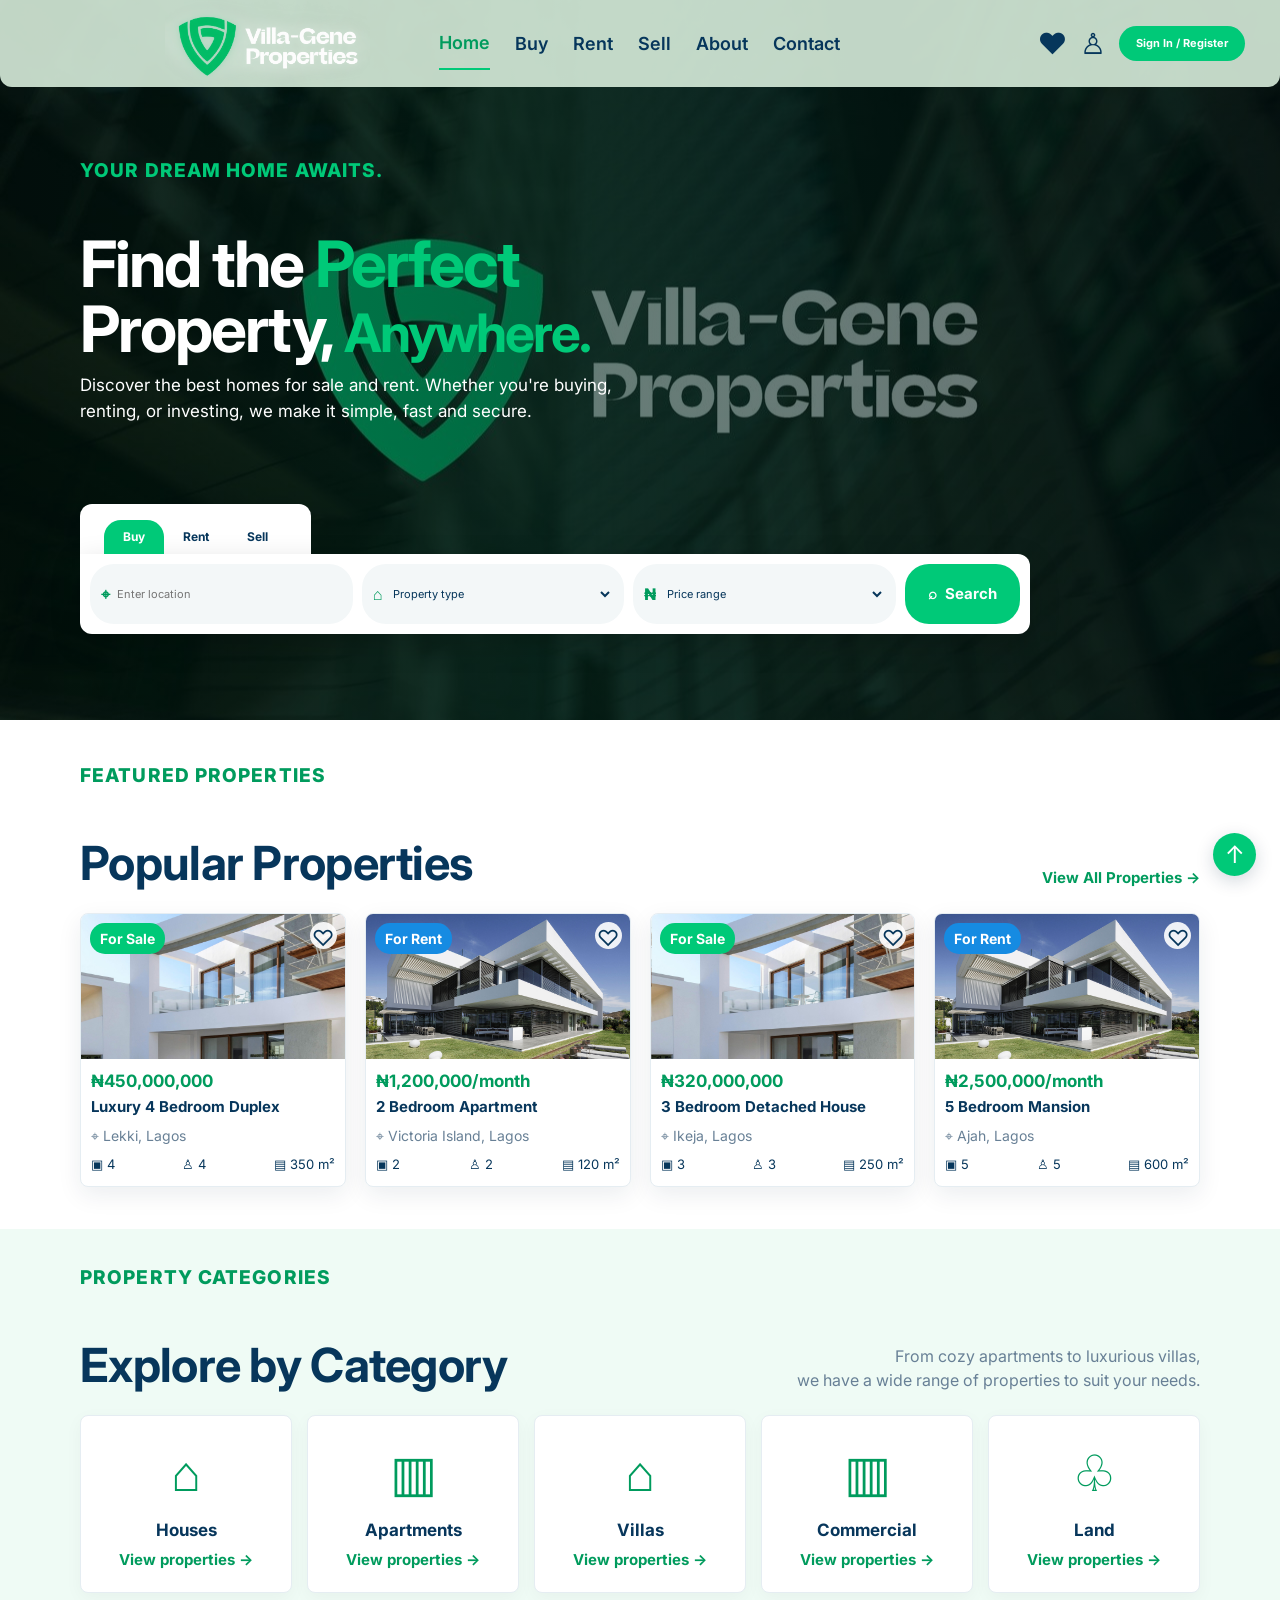
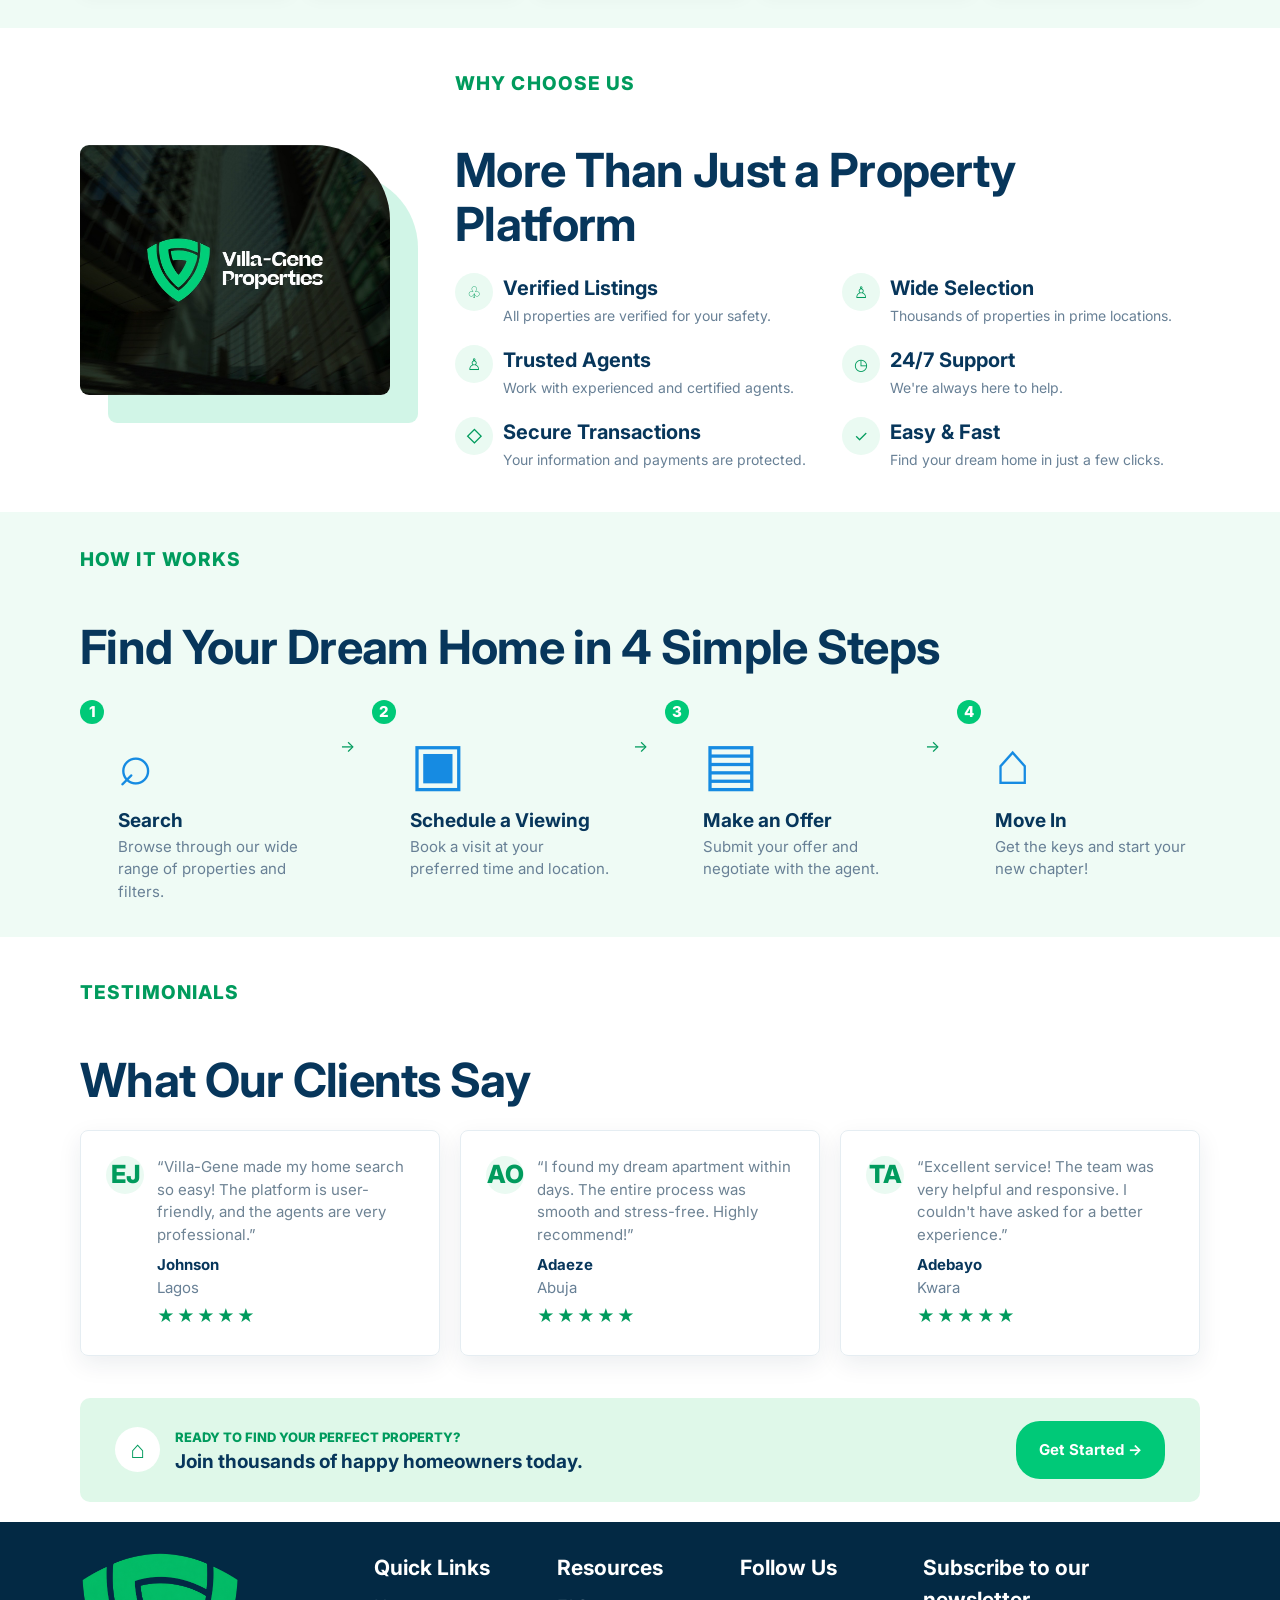
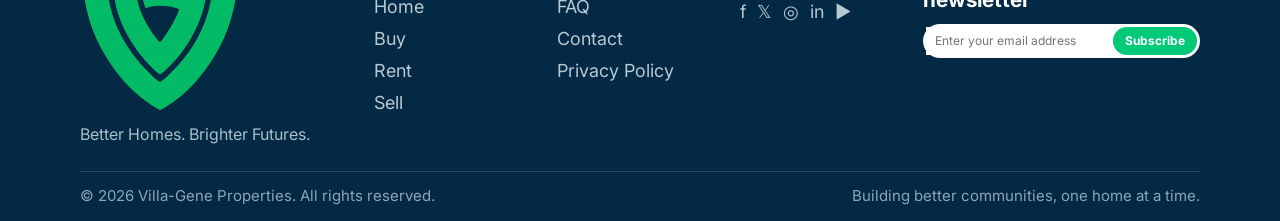
<file: index.html>
<!DOCTYPE html>
<html lang="en">
<head>
  <meta charset="UTF-8">
  <meta name="viewport" content="width=device-width, initial-scale=1.0">
  <meta name="description" content="Villa-Gene Properties — Find your perfect property.">
  <title>Villa-Gene Properties</title>
  <!-- <link href="https://cdn.jsdelivr.net/npm/bootstrap@5.3.8/dist/css/bootstrap.min.css" rel="stylesheet" integrity="sha384-sRIl4kxILFvY47J16cr9ZwB07vP4J8+LH7qKQnuqkuIAvNWLzeN8tE5YBujZqJLB" crossorigin="anonymous"> -->
  <link rel="stylesheet" href="style.css">
</head>
<body>
  <div class="first-nav">
    
  </div>
  <header class="hero">
    <nav class="navbar container">
      <a class="brand" href="#">
        <img src="Villa-Gene-Properties-Logo(1).svg" alt="Villa-Gene Properties">
      </a>

      <button class="menu-toggle" aria-label="Open menu">☰</button>

      <div class="nav-links">
        <a class="active" href="#">Home</a>
        <a href="#properties">Buy</a>
        <a href="#properties">Rent</a>
        <a href="#sell">Sell</a>
        <a href="about.html">About</a>
        <a href="contact.html">Contact</a>
      </div>

      <div class="nav-actions">
        <button class="icon-btn" aria-label="Favorites">♥</button>
        <button class="icon-btn" aria-label="Account">♙</button>
        <a class="btn btn-green btn-small" href="#">Sign In / Register</a>
      </div>
    </nav>

    <div class="hero-content container">
      <div class="hero-copy">
        <p class="eyebrow">YOUR DREAM HOME AWAITS.</p>
        <h1>Find the <span style="color: #00c978">Perfect</span><br>Property, <span style="font-size: 53px;">Anywhere.</span></h1>
        <p class="hero-text">
          Discover the best homes for sale and rent. Whether you're
          buying, renting, or investing, we make it simple, fast and secure.
        </p>

        <div class="search-tabs">
          <button class="tab active">Buy</button>
          <button class="tab">Rent</button>
          <button class="tab">Sell</button>
        </div>

        <form class="search-box">
          <label>
            <span class="field-icon">⌖</span>
            <input type="text" placeholder="Enter location">
          </label>
          <label>
            <span class="field-icon">⌂</span>
            <select>
              <option>Property type</option>
              <option>House</option>
              <option>Apartment</option>
              <option>Villa</option>
              <option>Commercial</option>
              <option>Land</option>
            </select>
          </label>
          <label>
            <span class="field-icon">₦</span>
            <select>
              <option>Price range</option>
              <option>₦10,000,000 - ₦50,000,000</option>
              <option>₦50,000,000 - ₦100,000,000</option>
              <option>₦100,000,000+</option>
            </select>
          </label>
          <button class="btn btn-green search-btn" type="submit">⌕&nbsp; Search</button>
        </form>
      </div>

    
    </div>
  </header>

  <main>

    <section class="section container" id="properties">
      <div class="section-heading">
        <div>
          <p class="eyebrow green-text">FEATURED PROPERTIES</p>
          <h2>Popular Properties</h2>
        </div>
        <a class="view-all" href="#">View All Properties →</a>
      </div>

      <div class="property-grid">
        <article class="property-card">
          <div class="property-image image-1">
            <span class="badge sale">For Sale</span>
            <button class="heart">♡</button>
          </div>
          <div class="property-info">
            <strong class="price">₦450,000,000</strong>
            <h3>Luxury 4 Bedroom Duplex</h3>
            <p class="location">⌖ Lekki, Lagos</p>
            <div class="property-meta"><span>▣ 4</span><span>♙ 4</span><span>▤ 350 m²</span></div>
          </div>
        </article>

        <article class="property-card">
          <div class="property-image image-2">
            <span class="badge rent">For Rent</span>
            <button class="heart">♡</button>
          </div>
          <div class="property-info">
            <strong class="price">₦1,200,000/month</strong>
            <h3>2 Bedroom Apartment</h3>
            <p class="location">⌖ Victoria Island, Lagos</p>
            <div class="property-meta"><span>▣ 2</span><span>♙ 2</span><span>▤ 120 m²</span></div>
          </div>
        </article>

        <article class="property-card">
          <div class="property-image image-3">
            <span class="badge sale">For Sale</span>
            <button class="heart">♡</button>
          </div>
          <div class="property-info">
            <strong class="price">₦320,000,000</strong>
            <h3>3 Bedroom Detached House</h3>
            <p class="location">⌖ Ikeja, Lagos</p>
            <div class="property-meta"><span>▣ 3</span><span>♙ 3</span><span>▤ 250 m²</span></div>
          </div>
        </article>

        <article class="property-card">
          <div class="property-image image-4">
            <span class="badge rent">For Rent</span>
            <button class="heart">♡</button>
          </div>
          <div class="property-info">
            <strong class="price">₦2,500,000/month</strong>
            <h3>5 Bedroom Mansion</h3>
            <p class="location">⌖ Ajah, Lagos</p>
            <div class="property-meta"><span>▣ 5</span><span>♙ 5</span><span>▤ 600 m²</span></div>
          </div>
        </article>
      </div>
    </section>
    <section class="category-section">
      <div class="container">
        <div class="section-heading">
          <div>
            <p class="eyebrow green-text">PROPERTY CATEGORIES</p>
            <h2>Explore by Category</h2>
          </div>
          <p class="heading-note">From cozy apartments to luxurious villas,<br>we have a wide range of properties to suit your needs.</p>
        </div>

        <div class="category-grid">
          <a class="category-card" href="#"><span>⌂</span><b>Houses</b><small>View properties →</small></a>
          <a class="category-card" href="#"><span>▥</span><b>Apartments</b><small>View properties →</small></a>
          <a class="category-card" href="#"><span>⌂</span><b>Villas</b><small>View properties →</small></a>
          <a class="category-card" href="#"><span>▥</span><b>Commercial</b><small>View properties →</small></a>
          <a class="category-card" href="#"><span>♧</span><b>Land</b><small>View properties →</small></a>
        </div>
      </div>
    </section>
    <section class="section container why-section" id="about">
      <div class="why-image"></div>

      <div class="why-content">
        <p class="eyebrow green-text">WHY CHOOSE US</p>
        <h2>More Than Just a Property Platform</h2>

        <div class="benefit-grid">
          <div class="benefit"><span>♧</span><div><b>Verified Listings</b><p>All properties are verified for your safety.</p></div></div>
          <div class="benefit"><span>♙</span><div><b>Wide Selection</b><p>Thousands of properties in prime locations.</p></div></div>
          <div class="benefit"><span>♙</span><div><b>Trusted Agents</b><p>Work with experienced and certified agents.</p></div></div>
          <div class="benefit"><span>◷</span><div><b>24/7 Support</b><p>We're always here to help.</p></div></div>
          <div class="benefit"><span>◇</span><div><b>Secure Transactions</b><p>Your information and payments are protected.</p></div></div>
          <div class="benefit"><span>✓</span><div><b>Easy & Fast</b><p>Find your dream home in just a few clicks.</p></div></div>
        </div>
      </div>
    </section>
    <section class="steps-section">
      <div class="container">
        <p class="eyebrow green-text">HOW IT WORKS</p>
        <h2>Find Your Dream Home in 4 Simple Steps</h2>

        <div class="steps-grid">
          <div class="step"><span class="number">1</span><div class="step-icon">⌕</div><b>Search</b><p>Browse through our wide range of properties and filters.</p></div>
          <i>→</i>
          <div class="step"><span class="number">2</span><div class="step-icon">▣</div><b>Schedule a Viewing</b><p>Book a visit at your preferred time and location.</p></div>
          <i>→</i>
          <div class="step"><span class="number">3</span><div class="step-icon">▤</div><b>Make an Offer</b><p>Submit your offer and negotiate with the agent.</p></div>
          <i>→</i>
          <div class="step"><span class="number">4</span><div class="step-icon">⌂</div><b>Move In</b><p>Get the keys and start your new chapter!</p></div>
        </div>
      </div>
    </section>


    <section class="section container">
      <p class="eyebrow green-text">TESTIMONIALS</p>
      <h2>What Our Clients Say</h2>

      <div class="testimonial-grid">
        <article class="testimonial"><div class="avatar">EJ</div><div><p>“Villa-Gene made my home search so easy! The platform is user-friendly, and the agents are very professional.”</p><b>Johnson</b><small>Lagos</small><strong class="stars">★★★★★</strong></div></article>
        <article class="testimonial"><div class="avatar">AO</div><div><p>“I found my dream apartment within days. The entire process was smooth and stress-free. Highly recommend!”</p><b>Adaeze</b><small>Abuja</small><strong class="stars">★★★★★</strong></div></article>
        <article class="testimonial"><div class="avatar">TA</div><div><p>“Excellent service! The team was very helpful and responsive. I couldn't have asked for a better experience.”</p><b>Adebayo</b><small>Kwara</small><strong class="stars">★★★★★</strong></div></article>
      </div>
    </section>
    <section class="cta container">
      <div class="cta-icon">⌂</div>
      <div><small>READY TO FIND YOUR PERFECT PROPERTY?</small><h3>Join thousands of happy homeowners today.</h3></div>
      <a class="btn btn-green" href="contact.html">Get Started →</a>
    </section>

   
  </main>
  <footer class="footer" id="contact">
    <div class="container footer-grid">
      <div class="footer-brand">
        <img src="villa2.png" alt="Villa-Gene Properties">
        <p>Better Homes. Brighter Futures.</p>
       </div>

      <div><h4>Quick Links</h4><a href="index.html">Home</a><a href="#">Buy</a><a href="#">Rent</a><a href="#">Sell</a></div>
      <div><h4>Resources</h4><a href="#">FAQ</a><a href="#">Contact</a><a href="#">Privacy Policy</a></div>
      <div><h4>Follow Us</h4><div class="socials"><a href="#">f</a><a href="#">𝕏</a><a href="#">◎</a><a href="#">in</a><a href="#">▶</a></div></div>

      <div class="newsletter">
        <h4>Subscribe to our newsletter</h4>
        <form><input type="email" placeholder="Enter your email address"><button type="submit">Subscribe</button></form>
      </div>
    </div>

    <div class="container footer-bottom">
      <span>© 2026 Villa-Gene Properties. All rights reserved.</span>
      <span>Building better communities, one home at a time.</span>
    </div>
  </footer>


   <a aria-label="Back to top" class="back-to-top" href="#top">
   &uarr;
  </a>

  <script>
    document.querySelector('.menu-toggle').addEventListener('click', () => {
      document.querySelector('.nav-links').classList.toggle('open');
    });
  </script>
</body>
</html>
</file>
<file: style.css>
@import url('https://fonts.googleapis.com/css2?family=Inter:wght@400;500;600;700;800&display=swap');

:root {
  --green: #00c978;
  --green-dark: #009b5d;
  --green-light: #eafaf2;
  --blue: #06365b;
  --blue-dark: #032944;
  --text: #07365b;
  --muted: #688096;
  --white: #ffffff;
  --border: #e5edf2;
  --shadow: 0 8px 25px rgba(4, 44, 70, .08);
  --radius: 10px;
}

* { box-sizing: border-box; margin: 0; padding: 0; }

html { scroll-behavior: smooth; }

body {
  font-family: "Inter", Arial, sans-serif;
  color: var(--text);
  background: #fff;
  line-height: 1.5;
}

a { color: inherit; text-decoration: none; }
button, input, select { font: inherit; }
button { cursor: pointer; border: 0; }

.container {
  width: min(1120px, calc(100% - 40px));
  margin: auto;
}

.hero {
  min-height: 720px;
  color: #fff;
  position: relative;
  overflow: hidden;
  background:
    linear-gradient(90deg, rgba(0, 28, 22, .42) 0%, rgba(0, 38, 28, .60) 42%, rgba(0, 20, 20, .58) 100%),
    url("photo_2026-10-01_10-18-28.jpg") center/cover no-repeat;
}
.navbar {
  width: 100%;
  max-width: none;
  height: 87px;
  margin: 0;
  padding: 20px 35px;
  display: flex;
  align-items: center;
  gap: 28px;
  background: rgba(218, 240, 222, 0.888);
  border-radius: 0 0 12px 12px;
  color: var(--blue);
  position: relative;
  z-index: 10;
  
}

.brand { width: 205px; display: flex; align-items: center;  }

.brand img { width: 100%; height: auto; display: block; box-shadow: rgba(1, 72, 1, 0.17); margin-left: 130px; }

.nav-links {
  display: flex;
  align-items: center;
  justify-content: center;
  gap: 25px;
  flex: 1;

}

.nav-links a {
  font-size: 18px;
  font-weight: 600;
  padding: 12px 0;
}

.nav-links a.active,
.nav-links a:hover {
  color: var(--green-dark);
  border-bottom: 2px solid var(--green);
}

.nav-actions { display: flex; align-items: center; gap: 13px; }
.icon-btn { background: transparent; color: var(--blue); font-size: 29px; }
.menu-toggle { display: none; background: transparent; font-size: 25px; color: var(--blue); }

.btn {
  display: inline-flex;
  align-items: center;
  justify-content: center;
  border-radius: 24px;
  padding: 18px 23px;
  font-weight: 700;
  font-size: 15px;
}

.btn-green { background: var(--green); color: #fff; }
.btn-green:hover { background: var(--green-dark); }
.btn-small { padding: 9px 17px; font-size: 11px; }

.hero-content {
  min-height: 448px;
  display: flex;
  align-items: center;
  justify-content: space-between;
  padding-bottom: 45px;
}

.hero-copy { max-width: 650px; padding-top: 70px; }
.eyebrow { font-size: 19px; font-weight: 800; letter-spacing: 1.1px; margin-bottom: 45px; color: #00c978;}
.green-text { color: var(--green-dark); }

.hero h1 {
  font-size: clamp(38px, 5vw, 78px);
  line-height: 1.02;
  letter-spacing: -2px;
  margin-bottom: 12px;
}

.hero h1 span { color: var(--green); }

.hero-text { max-width: 560px; font-size: 17px; margin-bottom: 80px; }

.hero-brand {
  width: 310px;
  margin-right: 25px;
}
.hero-brand img { width: 100%; filter: drop-shadow(0 5px 20px rgba(0,0,0,.25)); }

.search-tabs {
  display: flex;
  width: fit-content;
  background: #fff;
  border-radius: 12px 12px 0 0;
  padding: 16px 24px 0;

}

.tab {
  padding: 8px 19px;
  border-radius: 17px 17px 0 0;
  background: transparent;
  color: var(--blue);
  font-size: 12px;
  font-weight: 700;
}
.tab.active { background: var(--green); color: #fff; }

.search-box {
  width: 950px;
  min-height: 80px;
  padding: 10px;
  display: flex;
  gap: 9px;
  background: #fff;
  border-radius: 0 12px 12px 12px;
  box-shadow: 0 10px 30px rgba(0,0,0,.17);
}

.search-box label {
  flex: 1;
  display: flex;
  align-items: center;
  gap: 7px;
  min-width: 0;
  padding: 0 11px;
  border-radius: 24px;
  background: #f3f7f8;
}

.search-box input,
.search-box select {
  width: 100%;
  min-width: 0;
  border: 0;
  outline: 0;
  background: transparent;
  color: var(--blue);
  font-size: 11px;
}
.search-box select { appearance: auto;}
.field-icon option:hover{color: #00c978;}
.field-icon { color: var(--green-dark); font-weight: 800; }
.search-btn { min-width: 110px; }
.section { padding-top: 42px; padding-bottom: 42px; }

.section-heading {
  display: flex;
  align-items: flex-end;
  justify-content: space-between;
  margin-bottom: 23px;
}
h2 {
  font-size: 47px;
  line-height: 1.15;
  letter-spacing: -.7px;
}

.view-all {
  color: var(--green-dark);
  font-weight: 700;
  font-size: 15px;
}

.property-grid {
  display: grid;
  grid-template-columns: repeat(4, 1fr);
  gap: 19px;
}

.property-card {
  overflow: hidden;
  background: #fff;
  border: 1px solid var(--border);
  border-radius: 8px;
  box-shadow: var(--shadow);
}

.property-image {
  height: 145px;
  position: relative;
  background-size: cover;
  background-position: center;
}

.image-1 { background-image: url("VillaMaze-LuxuryVillasCrete-Outdoors-10-scaled.jpg"); }
.image-2 { background-image: url("02.jpg"); }
.image-3 { background-image: url("VillaMaze-LuxuryVillasCrete-Outdoors-10-scaled.jpg"); }
.image-4 { background-image: url("02.jpg"); }

.badge {
  position: absolute;
  top: 9px;
  left: 9px;
  padding: 5px 10px;
  border-radius: 15px;
  color: #fff;
  font-size: 14px;
  font-weight: 700;
}
.badge.sale { background: var(--green); }
.badge.rent { background: #168be2; }

.heart {
  position: absolute;
  right: 8px;
  top: 8px;
  width: 27px;
  height: 27px;
  border-radius: 50%;
  background: rgba(255,255,255,.9);
  color: var(--blue);
  font-size: 22px;
}

.property-info { padding: 10px 10px 12px; }
.price { color: var(--green-dark); font-size: 17px; }
.property-info h3 { font-size: 15px; margin: 2px 0 6px; }
.location { color: var(--muted); font-size: 14px; margin-bottom: 9px; }

.property-meta {
  display: flex;
  justify-content: space-between;
  color: var(--blue);
  font-size: 13px;
}
.category-section {
  padding: 35px 0;
  background: #effbf5;
}

.heading-note { color: var(--muted); font-size: 16px; text-align: right; }

.category-grid {
  display: grid;
  grid-template-columns: repeat(5, 1fr);
  gap: 15px;
}

.category-card {
  min-height: 135px;
  padding: 20px;
  display: flex;
  flex-direction: column;
  align-items: center;
  justify-content: center;
  background: #fff;
  border: 1px solid var(--border);
  border-radius: 8px;
  box-shadow: 0 5px 18px rgba(0,0,0,.04);
}
.category-card span { color: var(--green-dark); font-size: 50px; margin-bottom: 7px; }
.category-card b { font-size: 17px; }
.category-card small { color: var(--green-dark); font-weight: 700; font-size: 15px; margin-top: 6px; }
.why-section {
  display: grid;
  grid-template-columns: 310px 1fr;
  gap: 65px;
  align-items: center;
}

.why-image {
  height: 250px;
  border-radius: 9px 75px 9px 9px;
  background: url("photo_2026-10-01_10-18-28.jpg") center/cover;
  box-shadow: 28px 28px 0 rgba(0,201,120,.18);
}

.why-content h2 { margin-bottom: 22px; }

.benefit-grid {
  display: grid;
  grid-template-columns: 1fr 1fr;
  gap: 19px 28px;
}

.benefit { display: flex; gap: 10px; }
.benefit > span {
  flex: 0 0 38px;
  width: 38px;
  height: 38px;
  display: grid;
  place-items: center;
  border-radius: 50%;
  background: var(--green-light);
  color: var(--green-dark);
}
.benefit b { display: block; font-size: 20px; }
.benefit p { color: var(--muted); font-size: 14px; margin-top: 2px; }
.steps-section {
  padding: 34px 0;
  background: #effbf5;
}

.steps-section h2 { margin-bottom: 25px; }

.steps-grid {
  display: grid;
  grid-template-columns: 1fr auto 1fr auto 1fr auto 1fr;
  gap: 17px;
  align-items: start;
}

.step { position: relative; }
.number {
  display: inline-grid;
  place-items: center;
  width: 24px;
  height: 24px;
  border-radius: 50%;
  background: var(--green);
  color: #fff;
  font-size: 15px;
  font-weight: 800;
}
.step-icon { color: #168be2; font-size: 59px; margin: -5px 0 0 38px; }
.step b { display: block; font-size: 19px; margin-left: 38px; }
.step p { color: var(--muted); font-size: 15px; margin-left: 38px; }
.steps-grid > i { color: var(--green-dark); margin-top: 35px; font-style: normal; }
.testimonial-grid {
  display: grid;
  grid-template-columns: repeat(3, 1fr);
  gap: 20px;
  margin-top: 23px;
}

.testimonial {
  display: flex;
  gap: 13px;
  padding: 25px;
  border: 1px solid var(--border);
  border-radius: 8px;
  box-shadow: var(--shadow);
}

.avatar {
  flex: 0 0 38px;
  height: 38px;
  border-radius: 50%;
  display: grid;
  place-items: center;
  background: var(--green-light);
  color: var(--green-dark);
  font-size: 25px;
  font-weight: 800;
}

.testimonial p { color: #6e8394; font-size: 15px; margin-bottom: 8px; }
.testimonial b, .testimonial small { display: block; font-size: 15px; }
.testimonial small { color: var(--muted); }
.stars { display: block; color: var(--green-dark); letter-spacing: 2px; font-size: 17px; margin-top: 5px; }

.cta {
  margin-bottom: 20px;
  padding: 23px 35px;
  display: flex;
  align-items: center;
  gap: 15px;
  border-radius: 10px;
  background: #dff8e9;
}
.cta-icon {
  width: 45px;
  height: 45px;
  display: grid;
  place-items: center;
  border-radius: 50%;
  color: var(--green-dark);
  background: #fff;
  font-size: 24px;
}
.cta div:nth-child(2) { flex: 1; }
.cta small { color: var(--green-dark); font-size: 13px; font-weight: 800; }
.cta h3 { font-size: 19px; }
.footer {
  padding-top: 30px;
  color: #fff;
  background: var(--blue-dark);
}

.footer-grid {
  display: grid;
  grid-template-columns: 1.4fr .8fr .8fr .8fr 1.5fr;
  gap: 35px;
  padding-bottom: 25px;
}

.footer-brand img { width: 160px; filter: none; }
.footer-brand p { color: #a9bfca; font-size: 16px; margin-top: 4px; }

.footer h4 { font-size: 21px; margin-bottom: 9px; }
.footer-grid > div:not(.footer-brand):not(.newsletter) a {
  display: block;
  color: #b8c9d2;
  font-size: 18px;
  margin: 5px 0;
}

.socials { display: flex; gap: 11px; }
.socials a { color: #fff; font-size: 15px; }

.newsletter form {
  display: flex;
  height: 34px;
  padding: 3px;
  border-radius: 20px;
  background: #fff;
}
.newsletter input {
  width: 100%;
  min-width: 0;
  border: 0;
  outline: 0;
  padding: 0 9px;
  font-size: 12px;
}
.newsletter button {
  padding: 0 12px;
  border-radius: 17px;
  background: var(--green);
  color: #fff;
  font-size: 12px;
  font-weight: 700;
}

.footer-bottom {
  padding: 13px 0;
  border-top: 1px solid rgba(255,255,255,.15);
  display: flex;
  justify-content: space-between;
  color: #8da6b5;
  font-size: 15px;
}
.back-to-top {
    position:fixed;
    right:24px;
    bottom:24px;
    z-index:30;
    width:43px;
    height:43px;
    display:grid;
    place-items:center;
    border-radius:50%;
    background:var(--green);
    color:#fff;
    font-size:24px;
    box-shadow:0 5px 18px rgba(3,41,68,.18)
}
.back-to-top:hover {
    background:var(--green-dark)
}
.visually-hidden {
    position:absolute;
    width:1px;
    height:1px;
    padding:0;
    margin:-1px;
    overflow:hidden;
    clip:rect(0,0,0,0);
    white-space:nowrap;
    border:0
}

@media (max-width: 900px) {
  .nav-links { gap: 13px; }
  .nav-actions .icon-btn { display: none; }
  .hero-brand { width: 220px; }
  .search-box { width: 100%; }
  .property-grid { grid-template-columns: repeat(2, 1fr); }
  .category-grid { grid-template-columns: repeat(3, 1fr); }
  .why-section { grid-template-columns: 1fr; gap: 35px; }
  .why-image { width: min(450px, 100%); }
  .footer-grid { grid-template-columns: repeat(2, 1fr); }
}

@media (max-width: 680px) {
  .container { width: min(100% - 24px, 1120px); }

  .navbar {
    width: 100%;
    height: 62px;
  }
  .brand { width: 185px; margin-left: -150px; }
  .menu-toggle { display: block; margin-left: auto; }
  .nav-links {
    display: none;
    position: absolute;
    top: 62px;
    left: 12px;
    right: 12px;
    z-index: 20;
    padding: 15px;
    flex-direction: column;
    background: #fff;
    border-radius: 8px;
    box-shadow: var(--shadow);
  }
  .nav-links.open { display: flex; }
  .nav-links a { padding: 7px; }
  .nav-actions { display: none; margin-left: ; }

  .hero { min-height: 750px; }
  .hero-content { min-height: 580px; display: block; padding-top: 45px; }
  .hero-brand { display: none; }
  .hero h1 { font-size: 39px; }
  .search-box { width: 100%; flex-direction: column; border-radius: 0 0 12px 12px; }
  .search-box label { min-height: 42px; }
  .search-btn { min-height: 42px; }

  .section-heading { align-items: flex-start; gap: 15px; flex-direction: column; }
  .heading-note { text-align: left; }
  .property-grid { grid-template-columns: 1fr; }
  .category-grid { grid-template-columns: repeat(2, 1fr); }
  .benefit-grid { grid-template-columns: 1fr; }
  .steps-grid { grid-template-columns: 1fr; gap: 12px; }
  .steps-grid > i { display: none; }
  .testimonial-grid { grid-template-columns: 1fr; }
  .cta { flex-wrap: wrap; }
  .cta .btn { width: 100%; }
  .footer-grid { grid-template-columns: 1fr 1fr; }
  .newsletter { grid-column: 1 / -1; }
  .footer-bottom { flex-direction: column; gap: 6px; }
}
</file>
